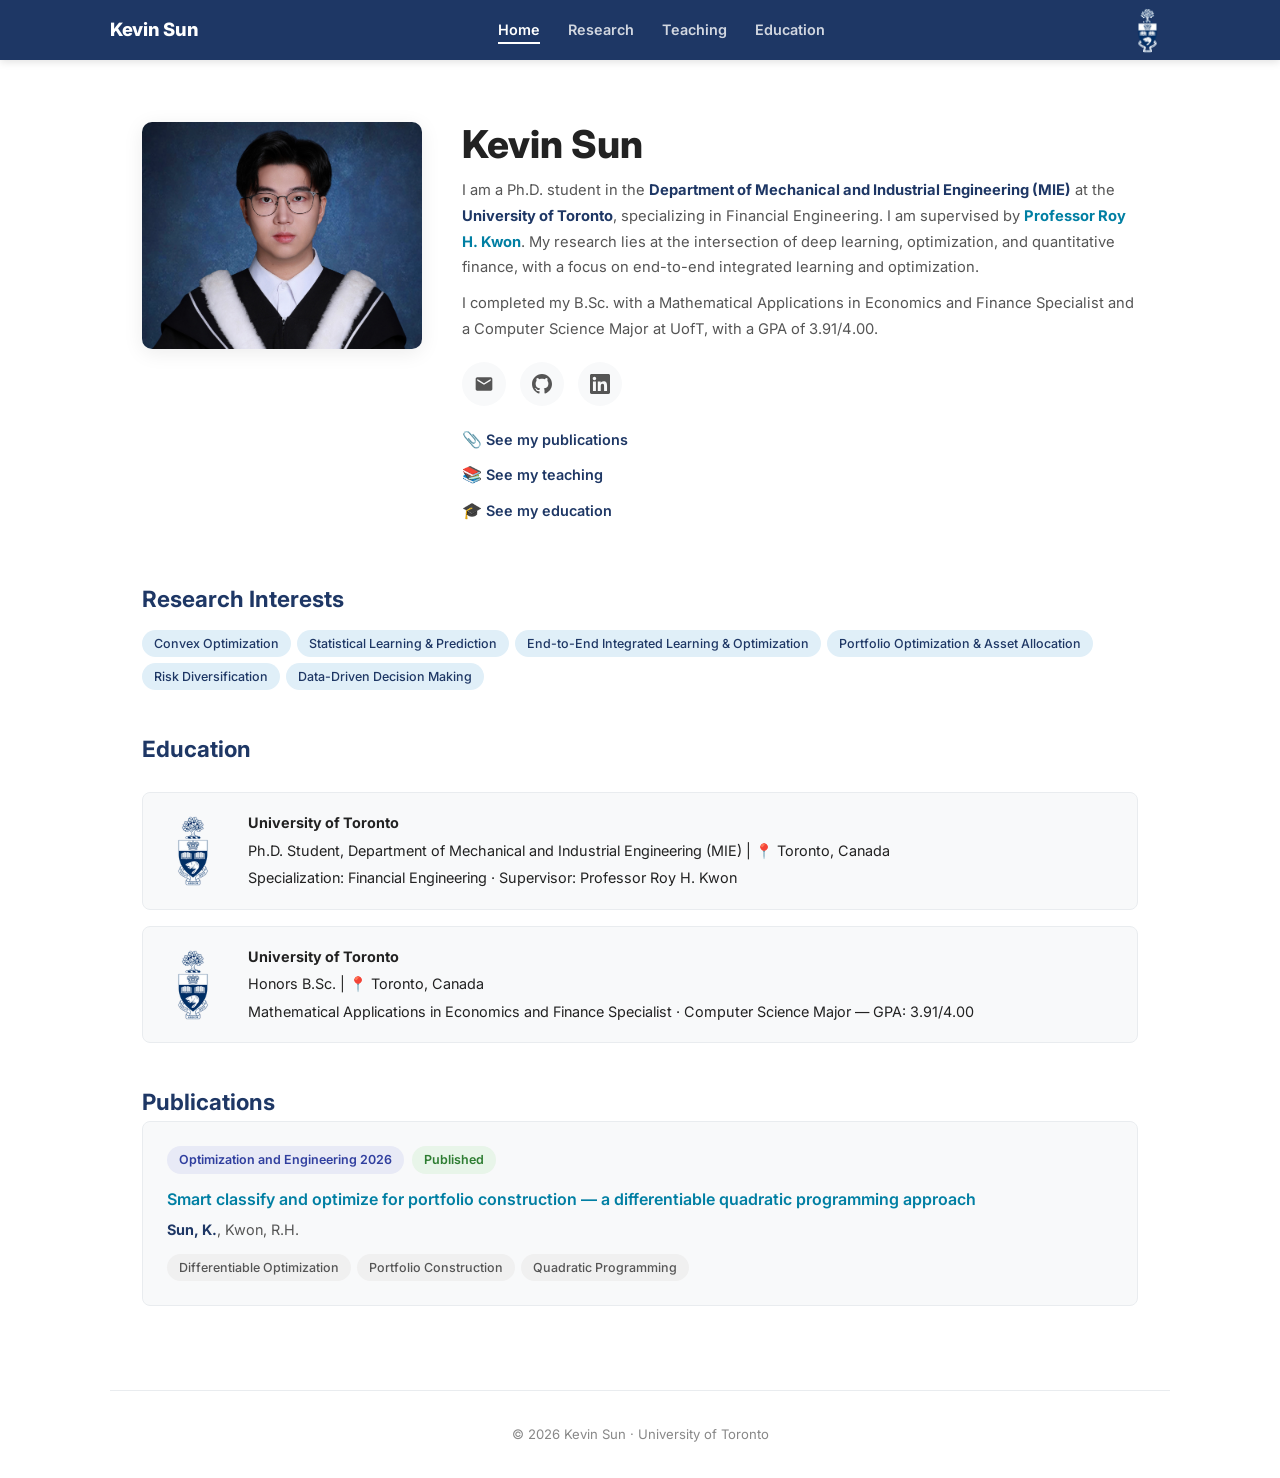
<file: index.html>
<!DOCTYPE html>
<html lang="en">
<head>
  <meta charset="UTF-8">
  <meta name="viewport" content="width=device-width, initial-scale=1.0">
  <title>Kevin Sun</title>
  <meta name="description" content="Kevin Sun - Ph.D. student in the Department of Mechanical and Industrial Engineering at the University of Toronto, specializing in deep learning, optimization, and quantitative finance.">
  <link rel="preconnect" href="https://fonts.googleapis.com">
  <link href="https://fonts.googleapis.com/css2?family=Inter:wght@400;500;600;700;800&display=swap" rel="stylesheet">
  <link rel="stylesheet" href="styles.css">
</head>
<body>

  <nav>
    <div class="nav-inner">
      <a href="index.html" class="logo">Kevin Sun</a>
      <button class="hamburger" onclick="document.querySelector('.nav-links').classList.toggle('open')" aria-label="Menu">
        <span></span><span></span><span></span>
      </button>
      <ul class="nav-links">
        <li><a href="index.html" class="active">Home</a></li>
        <li><a href="research.html">Research</a></li>
        <li><a href="teaching.html">Teaching</a></li>
        <li><a href="education.html">Education</a></li>
      </ul>
      <img src="uoft-logo.png" alt="University of Toronto" class="nav-logo-img" height="45" width="45">
    </div>
  </nav>

  <main>
    <!-- Hero: Two-column layout -->
    <section class="hero-section animate-in">
      <div class="hero-photo">
        <img src="photo.jpg" alt="Kevin Sun">
      </div>
      <div class="hero-info">
        <h1>Kevin Sun</h1>
        <div class="about-text">
          <p>I am a Ph.D. student in the <strong>Department of Mechanical and Industrial Engineering (MIE)</strong> at the <strong>University of Toronto</strong>, specializing in Financial Engineering. I am supervised by <strong><a href="https://www.mie.utoronto.ca/faculty_staff/rkwon/" target="_blank" rel="noopener">Professor Roy H. Kwon</a></strong>. My research lies at the intersection of deep learning, optimization, and quantitative finance, with a focus on end-to-end integrated learning and optimization.</p>
          <p style="margin-top: 0.6rem;">I completed my B.Sc. with a Mathematical Applications in Economics and Finance Specialist and a Computer Science Major at UofT, with a GPA of 3.91/4.00.</p>
        </div>

        <div class="social-links">
          <a href="mailto:kevinuoft.sun@mail.utoronto.ca" class="social-link" title="Email">
            <svg viewBox="0 0 24 24"><path d="M20 4H4c-1.1 0-2 .9-2 2v12c0 1.1.9 2 2 2h16c1.1 0 2-.9 2-2V6c0-1.1-.9-2-2-2zm0 4l-8 5-8-5V6l8 5 8-5v2z"/></svg>
          </a>
          <a href="https://github.com/ksg0617" target="_blank" rel="noopener" class="social-link" title="GitHub">
            <svg viewBox="0 0 24 24"><path d="M12 0c-6.626 0-12 5.373-12 12 0 5.302 3.438 9.8 8.207 11.387.599.111.793-.261.793-.577v-2.234c-3.338.726-4.033-1.416-4.033-1.416-.546-1.387-1.333-1.756-1.333-1.756-1.089-.745.083-.729.083-.729 1.205.084 1.839 1.237 1.839 1.237 1.07 1.834 2.807 1.304 3.492.997.107-.775.418-1.305.762-1.604-2.665-.305-5.467-1.334-5.467-5.931 0-1.311.469-2.381 1.236-3.221-.124-.303-.535-1.524.117-3.176 0 0 1.008-.322 3.301 1.23.957-.266 1.983-.399 3.003-.404 1.02.005 2.047.138 3.006.404 2.291-1.552 3.297-1.23 3.297-1.23.653 1.653.242 2.874.118 3.176.77.84 1.235 1.911 1.235 3.221 0 4.609-2.807 5.624-5.479 5.921.43.372.823 1.102.823 2.222v3.293c0 .319.192.694.801.576 4.765-1.589 8.199-6.086 8.199-11.386 0-6.627-5.373-12-12-12z"/></svg>
          </a>
          <a href="https://www.linkedin.com/in/kevin-sun-670aba198/" target="_blank" rel="noopener" class="social-link" title="LinkedIn">
            <svg viewBox="0 0 24 24"><path d="M20.447 20.452h-3.554v-5.569c0-1.328-.027-3.037-1.852-3.037-1.853 0-2.136 1.445-2.136 2.939v5.667H9.351V9h3.414v1.561h.046c.477-.9 1.637-1.85 3.37-1.85 3.601 0 4.267 2.37 4.267 5.455v6.286zM5.337 7.433c-1.144 0-2.063-.926-2.063-2.065 0-1.138.92-2.063 2.063-2.063 1.14 0 2.064.925 2.064 2.063 0 1.139-.925 2.065-2.064 2.065zm1.782 13.019H3.555V9h3.564v11.452zM22.225 0H1.771C.792 0 0 .774 0 1.729v20.542C0 23.227.792 24 1.771 24h20.451C23.2 24 24 23.227 24 22.271V1.729C24 .774 23.2 0 22.222 0h.003z"/></svg>
          </a>
        </div>

        <div class="quick-links">
          <p>&#128206; <a href="research.html">See my publications</a></p>
          <p>&#128218; <a href="teaching.html">See my teaching</a></p>
          <p>&#127891; <a href="education.html">See my education</a></p>
        </div>
      </div>
    </section>

    <!-- Research Interests -->
    <h2 class="animate-in delay-2" style="margin-top: 2.5rem; font-size: 1.4rem; color: var(--uoft-blue);">Research Interests</h2>
    <div class="tags animate-in delay-2" style="margin-top: 0.75rem;">
      <span class="tag blue">Convex Optimization</span>
      <span class="tag blue">Statistical Learning &amp; Prediction</span>
      <span class="tag blue">End-to-End Integrated Learning &amp; Optimization</span>
      <span class="tag blue">Portfolio Optimization &amp; Asset Allocation</span>
      <span class="tag blue">Risk Diversification</span>
      <span class="tag blue">Data-Driven Decision Making</span>
    </div>

    <!-- Education preview -->
    <h2 class="animate-in delay-3" style="margin-top: 2.5rem; font-size: 1.4rem; color: var(--uoft-blue);">Education</h2>
    <div class="education-container animate-in delay-3">
      <div class="education-item">
        <img src="uoft-logo.png" alt="University of Toronto" class="edu-logo">
        <div class="edu-info">
          <p><strong>University of Toronto</strong></p>
          <p>Ph.D. Student, Department of Mechanical and Industrial Engineering (MIE) | &#128205; Toronto, Canada</p>
          <p>Specialization: Financial Engineering &middot; Supervisor: Professor Roy H. Kwon</p>
        </div>
      </div>
      <div class="education-item">
        <img src="uoft-logo.png" alt="University of Toronto" class="edu-logo">
        <div class="edu-info">
          <p><strong>University of Toronto</strong></p>
          <p>Honors B.Sc. | &#128205; Toronto, Canada</p>
          <p>Mathematical Applications in Economics and Finance Specialist &middot; Computer Science Major &mdash; GPA: 3.91/4.00</p>
        </div>
      </div>
    </div>

    <!-- Publication preview -->
    <h2 class="animate-in delay-4" style="margin-top: 2.5rem; font-size: 1.4rem;"><a href="research.html" style="color: var(--uoft-blue);">Publications</a></h2>
    <div class="pub-card animate-in delay-5">
      <div class="pub-tags">
        <span class="venue">Optimization and Engineering 2026</span>
        <span class="status status-published">Published</span>
      </div>
      <p class="pub-title"><a href="https://doi.org/10.1007/s11081-025-10074-1" target="_blank" rel="noopener">Smart classify and optimize for portfolio construction &mdash; a differentiable quadratic programming approach</a></p>
      <p class="pub-authors"><strong>Sun, K.</strong>, Kwon, R.H.</p>
      <div class="tags">
        <span class="tag">Differentiable Optimization</span>
        <span class="tag">Portfolio Construction</span>
        <span class="tag">Quadratic Programming</span>
      </div>
    </div>

  </main>

  <footer>
    <p>&copy; 2026 Kevin Sun &middot; University of Toronto</p>
  </footer>

</body>
</html>
</file>
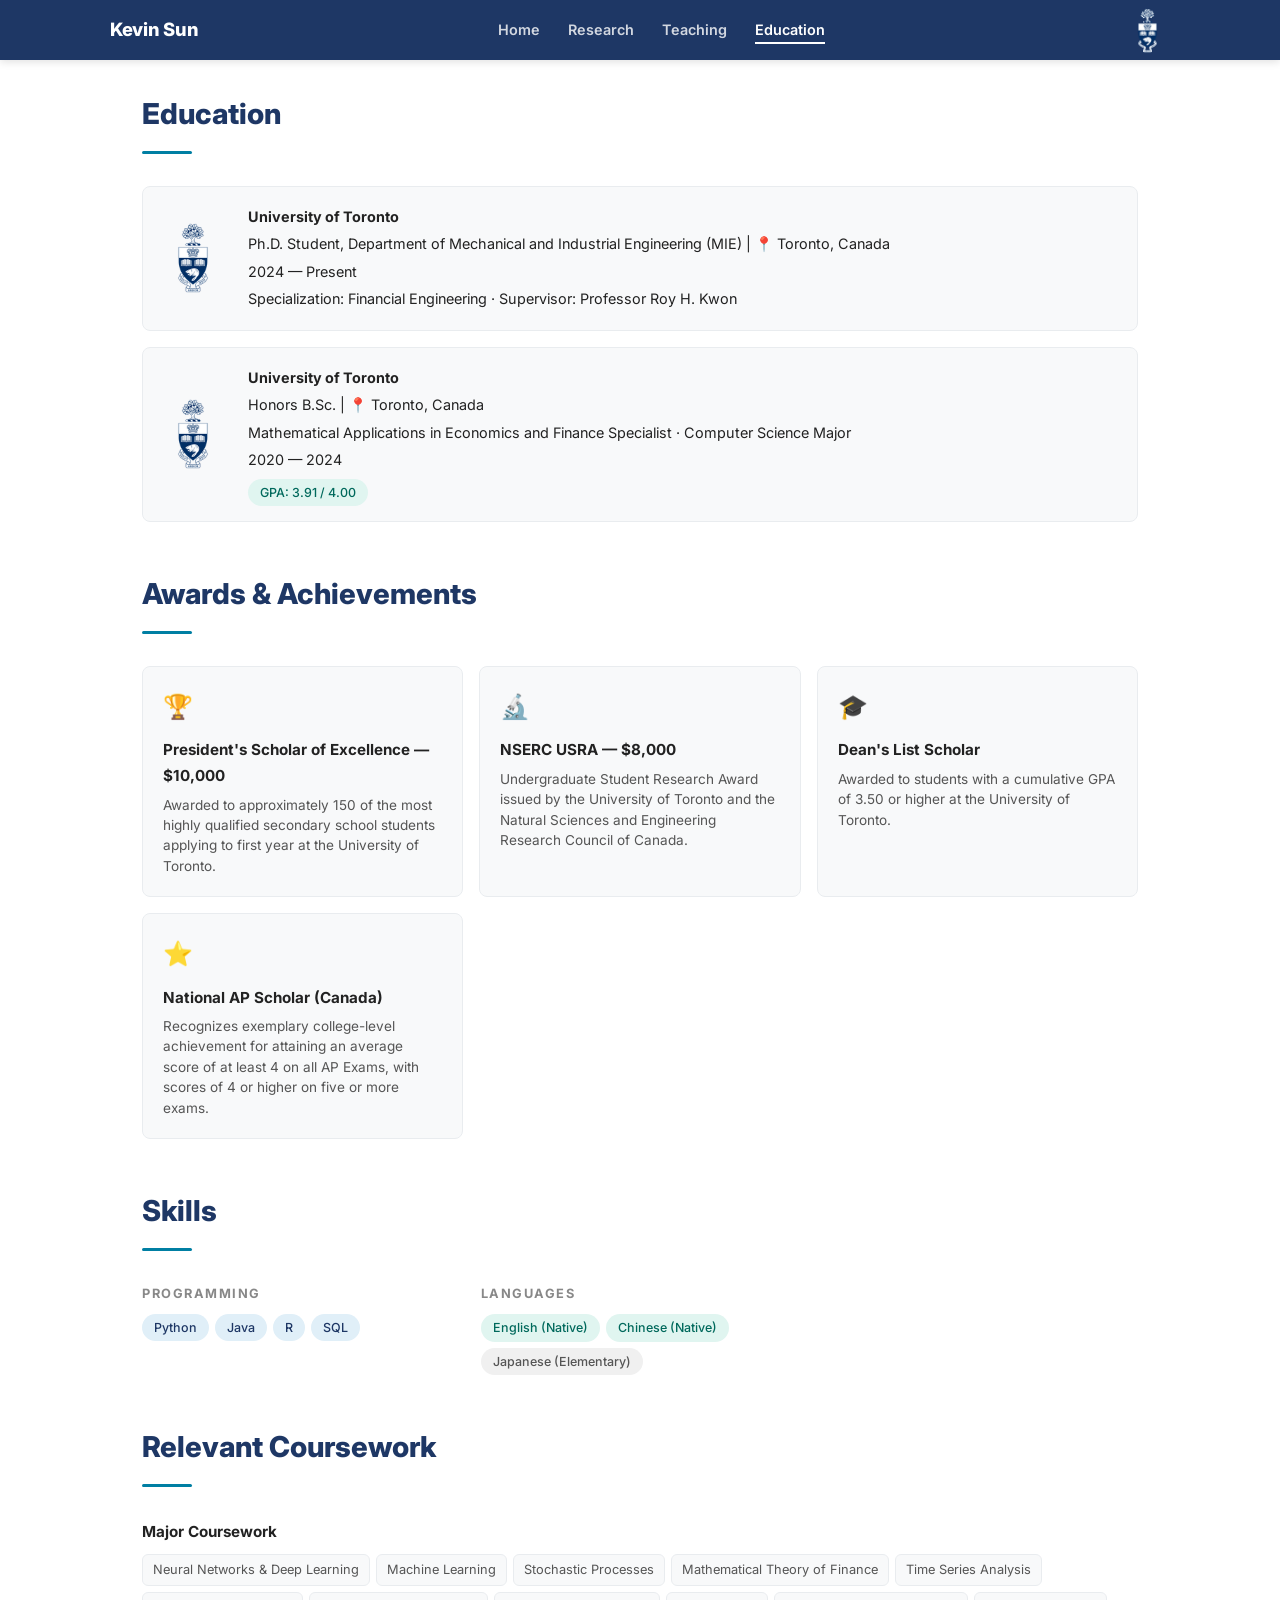
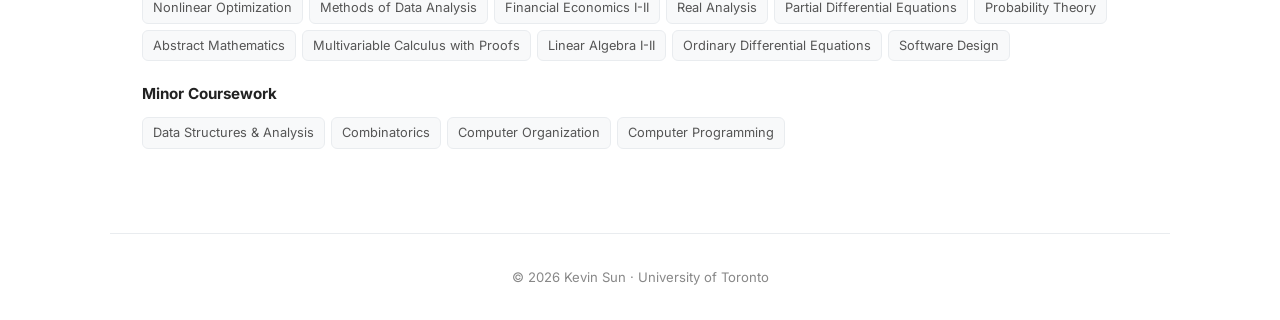
<file: education.html>
<!DOCTYPE html>
<html lang="en">
<head>
  <meta charset="UTF-8">
  <meta name="viewport" content="width=device-width, initial-scale=1.0">
  <title>Education - Kevin Sun</title>
  <link rel="preconnect" href="https://fonts.googleapis.com">
  <link href="https://fonts.googleapis.com/css2?family=Inter:wght@400;500;600;700;800&display=swap" rel="stylesheet">
  <link rel="stylesheet" href="styles.css">
</head>
<body>

  <nav>
    <div class="nav-inner">
      <a href="index.html" class="logo">Kevin Sun</a>
      <button class="hamburger" onclick="document.querySelector('.nav-links').classList.toggle('open')" aria-label="Menu">
        <span></span><span></span><span></span>
      </button>
      <ul class="nav-links">
        <li><a href="index.html">Home</a></li>
        <li><a href="research.html">Research</a></li>
        <li><a href="teaching.html">Teaching</a></li>
        <li><a href="education.html" class="active">Education</a></li>
      </ul>
      <img src="uoft-logo.png" alt="University of Toronto" class="nav-logo-img" height="45" width="45">
    </div>
  </nav>

  <main>
    <!-- Education -->
    <div class="section-header animate-in">
      <h1>Education</h1>
      <div class="section-divider"></div>
    </div>

    <div class="education-container">
      <div class="education-item animate-in delay-1">
        <img src="uoft-logo.png" alt="University of Toronto" class="edu-logo">
        <div class="edu-info">
          <p><strong>University of Toronto</strong></p>
          <p>Ph.D. Student, Department of Mechanical and Industrial Engineering (MIE) | &#128205; Toronto, Canada</p>
          <p>2024 &mdash; Present</p>
          <p>Specialization: Financial Engineering &middot; Supervisor: Professor Roy H. Kwon</p>
        </div>
      </div>
      <div class="education-item animate-in delay-2">
        <img src="uoft-logo.png" alt="University of Toronto" class="edu-logo">
        <div class="edu-info">
          <p><strong>University of Toronto</strong></p>
          <p>Honors B.Sc. | &#128205; Toronto, Canada</p>
          <p>Mathematical Applications in Economics and Finance Specialist &middot; Computer Science Major</p>
          <p>2020 &mdash; 2024</p>
          <div class="tags" style="margin-top: 6px;">
            <span class="tag teal">GPA: 3.91 / 4.00</span>
          </div>
        </div>
      </div>
    </div>

    <!-- Awards & Achievements -->
    <div class="section-header animate-in" style="margin-top: 3rem;">
      <h1>Awards &amp; Achievements</h1>
      <div class="section-divider"></div>
    </div>

    <div class="awards-grid">
      <div class="award-card animate-in delay-1">
        <div class="award-icon">&#127942;</div>
        <div class="award-title">President's Scholar of Excellence &mdash; $10,000</div>
        <div class="award-desc">Awarded to approximately 150 of the most highly qualified secondary school students applying to first year at the University of Toronto.</div>
      </div>

      <div class="award-card animate-in delay-2">
        <div class="award-icon">&#128300;</div>
        <div class="award-title">NSERC USRA &mdash; $8,000</div>
        <div class="award-desc">Undergraduate Student Research Award issued by the University of Toronto and the Natural Sciences and Engineering Research Council of Canada.</div>
      </div>

      <div class="award-card animate-in delay-3">
        <div class="award-icon">&#127891;</div>
        <div class="award-title">Dean's List Scholar</div>
        <div class="award-desc">Awarded to students with a cumulative GPA of 3.50 or higher at the University of Toronto.</div>
      </div>

      <div class="award-card animate-in delay-4">
        <div class="award-icon">&#11088;</div>
        <div class="award-title">National AP Scholar (Canada)</div>
        <div class="award-desc">Recognizes exemplary college-level achievement for attaining an average score of at least 4 on all AP Exams, with scores of 4 or higher on five or more exams.</div>
      </div>
    </div>

    <!-- Skills -->
    <div class="section-header animate-in" style="margin-top: 3rem;">
      <h1>Skills</h1>
      <div class="section-divider"></div>
    </div>

    <div class="skills-section animate-in delay-1">
      <div class="skill-group">
        <h3>Programming</h3>
        <div class="skill-tags">
          <span class="tag blue">Python</span>
          <span class="tag blue">Java</span>
          <span class="tag blue">R</span>
          <span class="tag blue">SQL</span>
        </div>
      </div>
      <div class="skill-group">
        <h3>Languages</h3>
        <div class="skill-tags">
          <span class="tag teal">English (Native)</span>
          <span class="tag teal">Chinese (Native)</span>
          <span class="tag">Japanese (Elementary)</span>
        </div>
      </div>
    </div>

    <!-- Coursework -->
    <div class="section-header animate-in" style="margin-top: 3rem;">
      <h1>Relevant Coursework</h1>
      <div class="section-divider"></div>
    </div>

    <div class="coursework-block animate-in delay-1">
      <h3>Major Coursework</h3>
      <div class="coursework-list">
        <span class="course-chip">Neural Networks &amp; Deep Learning</span>
        <span class="course-chip">Machine Learning</span>
        <span class="course-chip">Stochastic Processes</span>
        <span class="course-chip">Mathematical Theory of Finance</span>
        <span class="course-chip">Time Series Analysis</span>
        <span class="course-chip">Nonlinear Optimization</span>
        <span class="course-chip">Methods of Data Analysis</span>
        <span class="course-chip">Financial Economics I-II</span>
        <span class="course-chip">Real Analysis</span>
        <span class="course-chip">Partial Differential Equations</span>
        <span class="course-chip">Probability Theory</span>
        <span class="course-chip">Abstract Mathematics</span>
        <span class="course-chip">Multivariable Calculus with Proofs</span>
        <span class="course-chip">Linear Algebra I-II</span>
        <span class="course-chip">Ordinary Differential Equations</span>
        <span class="course-chip">Software Design</span>
      </div>
    </div>

    <div class="coursework-block animate-in delay-2">
      <h3>Minor Coursework</h3>
      <div class="coursework-list">
        <span class="course-chip">Data Structures &amp; Analysis</span>
        <span class="course-chip">Combinatorics</span>
        <span class="course-chip">Computer Organization</span>
        <span class="course-chip">Computer Programming</span>
      </div>
    </div>

  </main>

  <footer>
    <p>&copy; 2026 Kevin Sun &middot; University of Toronto</p>
  </footer>

</body>
</html>
</file>
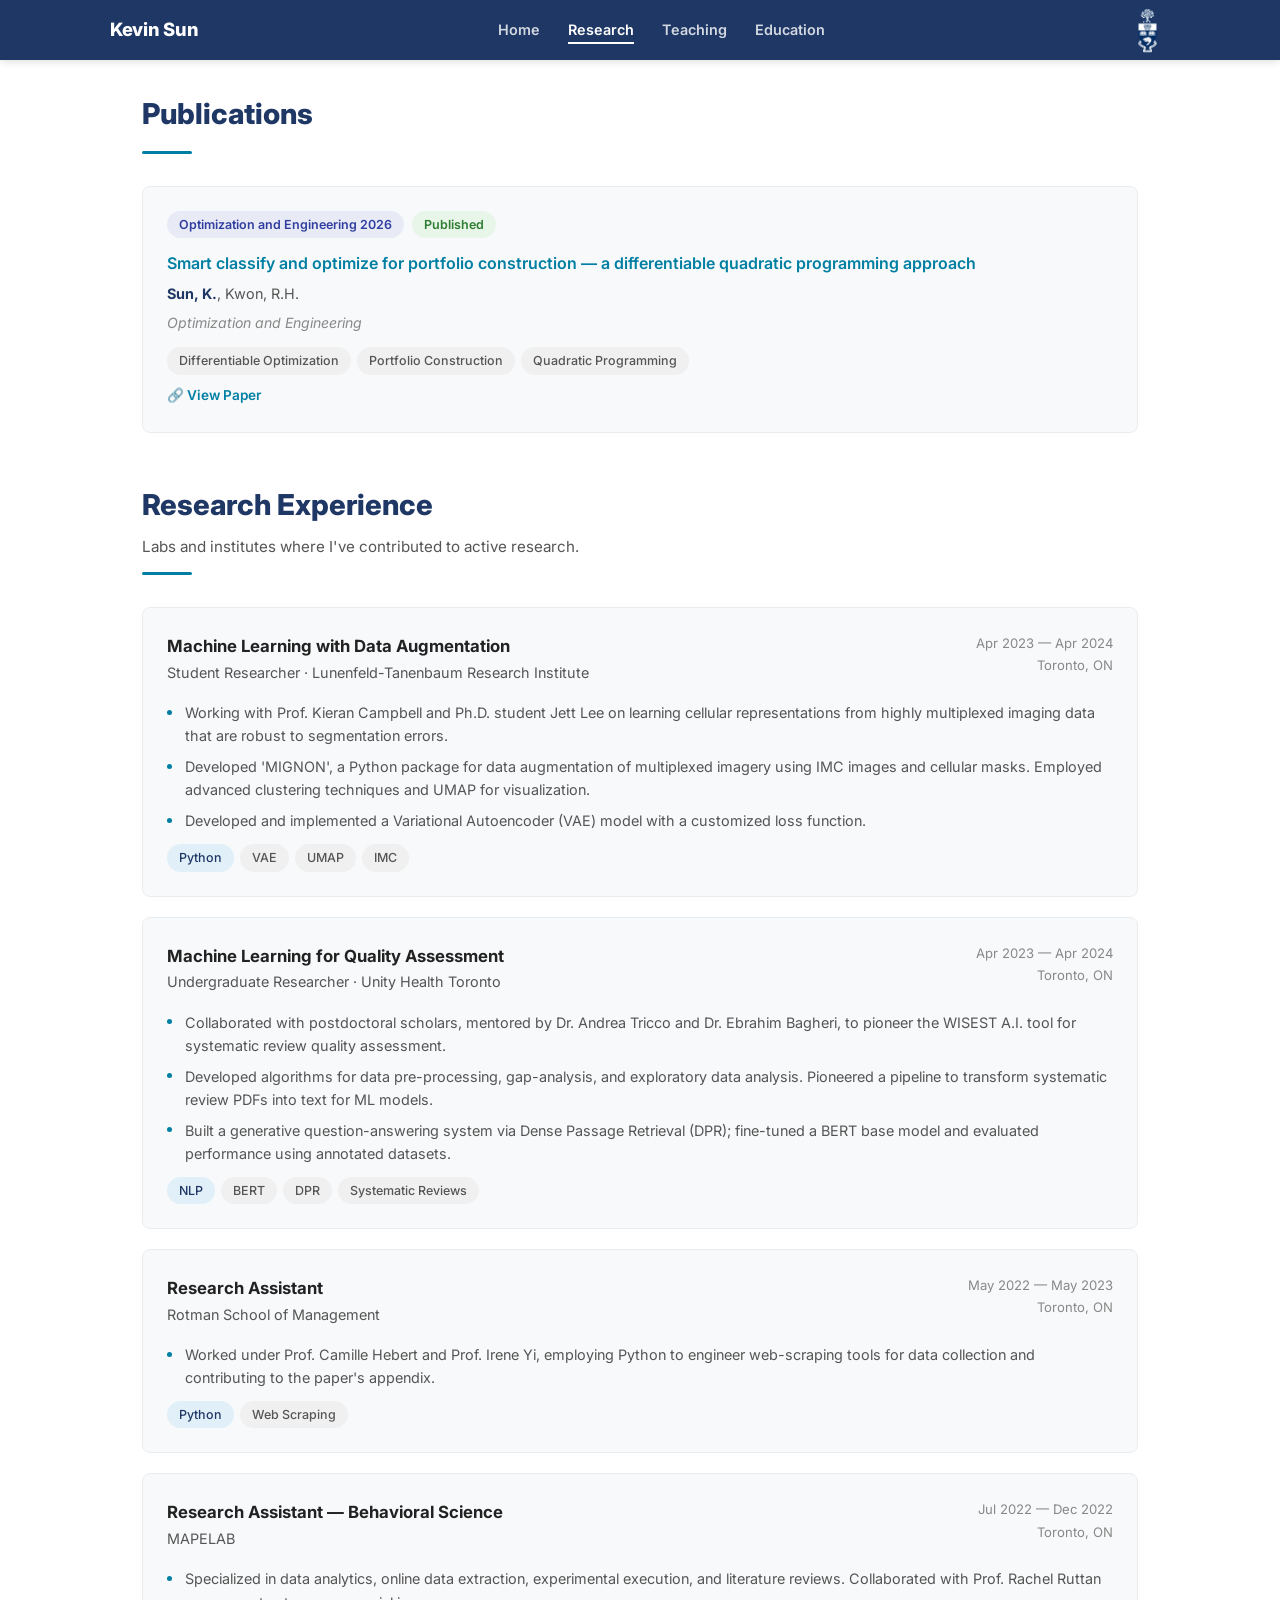
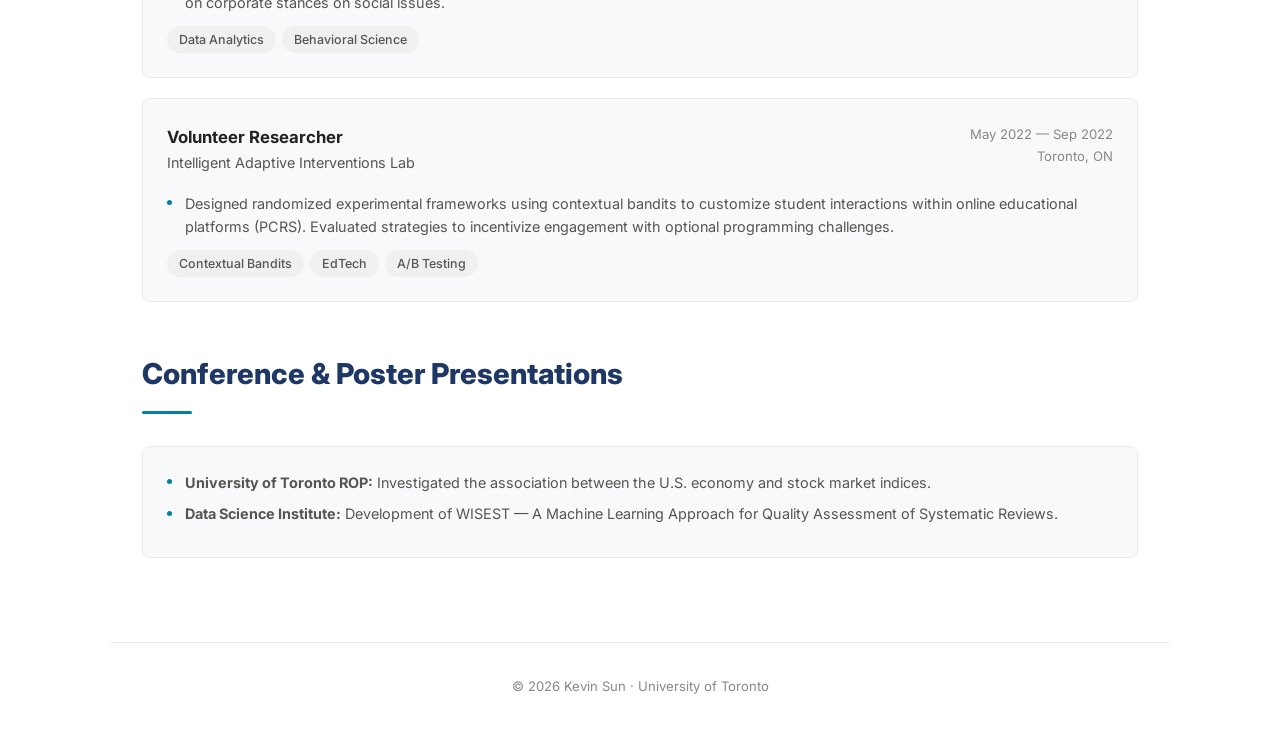
<file: research.html>
<!DOCTYPE html>
<html lang="en">
<head>
  <meta charset="UTF-8">
  <meta name="viewport" content="width=device-width, initial-scale=1.0">
  <title>Research - Kevin Sun</title>
  <link rel="preconnect" href="https://fonts.googleapis.com">
  <link href="https://fonts.googleapis.com/css2?family=Inter:wght@400;500;600;700;800&display=swap" rel="stylesheet">
  <link rel="stylesheet" href="styles.css">
</head>
<body>

  <nav>
    <div class="nav-inner">
      <a href="index.html" class="logo">Kevin Sun</a>
      <button class="hamburger" onclick="document.querySelector('.nav-links').classList.toggle('open')" aria-label="Menu">
        <span></span><span></span><span></span>
      </button>
      <ul class="nav-links">
        <li><a href="index.html">Home</a></li>
        <li><a href="research.html" class="active">Research</a></li>
        <li><a href="teaching.html">Teaching</a></li>
        <li><a href="education.html">Education</a></li>
      </ul>
      <img src="uoft-logo.png" alt="University of Toronto" class="nav-logo-img" height="45" width="45">
    </div>
  </nav>

  <main>
    <!-- Publications -->
    <div class="section-header animate-in">
      <h1>Publications</h1>
      <div class="section-divider"></div>
    </div>

    <div class="pub-card animate-in delay-1">
      <div class="pub-tags">
        <span class="venue">Optimization and Engineering 2026</span>
        <span class="status status-published">Published</span>
      </div>
      <p class="pub-title"><a href="https://doi.org/10.1007/s11081-025-10074-1" target="_blank" rel="noopener">Smart classify and optimize for portfolio construction &mdash; a differentiable quadratic programming approach</a></p>
      <p class="pub-authors"><strong>Sun, K.</strong>, Kwon, R.H.</p>
      <p class="pub-journal">Optimization and Engineering</p>
      <div class="tags">
        <span class="tag">Differentiable Optimization</span>
        <span class="tag">Portfolio Construction</span>
        <span class="tag">Quadratic Programming</span>
      </div>
      <a href="https://doi.org/10.1007/s11081-025-10074-1" target="_blank" rel="noopener" class="pub-link">
        &#128279; View Paper
      </a>
    </div>

    <!-- Research Experience -->
    <div class="section-header animate-in" style="margin-top: 3rem;">
      <h1>Research Experience</h1>
      <p class="subtitle">Labs and institutes where I've contributed to active research.</p>
      <div class="section-divider"></div>
    </div>

    <div class="card animate-in delay-1">
      <div class="card-header">
        <div>
          <div class="card-title">Machine Learning with Data Augmentation</div>
          <div class="card-subtitle">Student Researcher &middot; Lunenfeld-Tanenbaum Research Institute</div>
        </div>
        <div style="text-align: right;">
          <div class="card-date">Apr 2023 &mdash; Apr 2024</div>
          <div class="card-location">Toronto, ON</div>
        </div>
      </div>
      <div class="card-body">
        <ul>
          <li>Working with Prof. Kieran Campbell and Ph.D. student Jett Lee on learning cellular representations from highly multiplexed imaging data that are robust to segmentation errors.</li>
          <li>Developed 'MIGNON', a Python package for data augmentation of multiplexed imagery using IMC images and cellular masks. Employed advanced clustering techniques and UMAP for visualization.</li>
          <li>Developed and implemented a Variational Autoencoder (VAE) model with a customized loss function.</li>
        </ul>
        <div class="tags">
          <span class="tag blue">Python</span>
          <span class="tag">VAE</span>
          <span class="tag">UMAP</span>
          <span class="tag">IMC</span>
        </div>
      </div>
    </div>

    <div class="card animate-in delay-2">
      <div class="card-header">
        <div>
          <div class="card-title">Machine Learning for Quality Assessment</div>
          <div class="card-subtitle">Undergraduate Researcher &middot; Unity Health Toronto</div>
        </div>
        <div style="text-align: right;">
          <div class="card-date">Apr 2023 &mdash; Apr 2024</div>
          <div class="card-location">Toronto, ON</div>
        </div>
      </div>
      <div class="card-body">
        <ul>
          <li>Collaborated with postdoctoral scholars, mentored by Dr. Andrea Tricco and Dr. Ebrahim Bagheri, to pioneer the WISEST A.I. tool for systematic review quality assessment.</li>
          <li>Developed algorithms for data pre-processing, gap-analysis, and exploratory data analysis. Pioneered a pipeline to transform systematic review PDFs into text for ML models.</li>
          <li>Built a generative question-answering system via Dense Passage Retrieval (DPR); fine-tuned a BERT base model and evaluated performance using annotated datasets.</li>
        </ul>
        <div class="tags">
          <span class="tag blue">NLP</span>
          <span class="tag">BERT</span>
          <span class="tag">DPR</span>
          <span class="tag">Systematic Reviews</span>
        </div>
      </div>
    </div>

    <div class="card animate-in delay-3">
      <div class="card-header">
        <div>
          <div class="card-title">Research Assistant</div>
          <div class="card-subtitle">Rotman School of Management</div>
        </div>
        <div style="text-align: right;">
          <div class="card-date">May 2022 &mdash; May 2023</div>
          <div class="card-location">Toronto, ON</div>
        </div>
      </div>
      <div class="card-body">
        <ul>
          <li>Worked under Prof. Camille Hebert and Prof. Irene Yi, employing Python to engineer web-scraping tools for data collection and contributing to the paper's appendix.</li>
        </ul>
        <div class="tags">
          <span class="tag blue">Python</span>
          <span class="tag">Web Scraping</span>
        </div>
      </div>
    </div>

    <div class="card animate-in delay-4">
      <div class="card-header">
        <div>
          <div class="card-title">Research Assistant &mdash; Behavioral Science</div>
          <div class="card-subtitle">MAPELAB</div>
        </div>
        <div style="text-align: right;">
          <div class="card-date">Jul 2022 &mdash; Dec 2022</div>
          <div class="card-location">Toronto, ON</div>
        </div>
      </div>
      <div class="card-body">
        <ul>
          <li>Specialized in data analytics, online data extraction, experimental execution, and literature reviews. Collaborated with Prof. Rachel Ruttan on corporate stances on social issues.</li>
        </ul>
        <div class="tags">
          <span class="tag">Data Analytics</span>
          <span class="tag">Behavioral Science</span>
        </div>
      </div>
    </div>

    <div class="card animate-in delay-5">
      <div class="card-header">
        <div>
          <div class="card-title">Volunteer Researcher</div>
          <div class="card-subtitle">Intelligent Adaptive Interventions Lab</div>
        </div>
        <div style="text-align: right;">
          <div class="card-date">May 2022 &mdash; Sep 2022</div>
          <div class="card-location">Toronto, ON</div>
        </div>
      </div>
      <div class="card-body">
        <ul>
          <li>Designed randomized experimental frameworks using contextual bandits to customize student interactions within online educational platforms (PCRS). Evaluated strategies to incentivize engagement with optional programming challenges.</li>
        </ul>
        <div class="tags">
          <span class="tag">Contextual Bandits</span>
          <span class="tag">EdTech</span>
          <span class="tag">A/B Testing</span>
        </div>
      </div>
    </div>

    <!-- Conference Presentations -->
    <div class="section-header animate-in" style="margin-top: 3rem;">
      <h1>Conference &amp; Poster Presentations</h1>
      <div class="section-divider"></div>
    </div>

    <div class="card animate-in delay-1">
      <div class="card-body">
        <ul>
          <li><strong>University of Toronto ROP:</strong> Investigated the association between the U.S. economy and stock market indices.</li>
          <li><strong>Data Science Institute:</strong> Development of WISEST &mdash; A Machine Learning Approach for Quality Assessment of Systematic Reviews.</li>
        </ul>
      </div>
    </div>

  </main>

  <footer>
    <p>&copy; 2026 Kevin Sun &middot; University of Toronto</p>
  </footer>

</body>
</html>
</file>
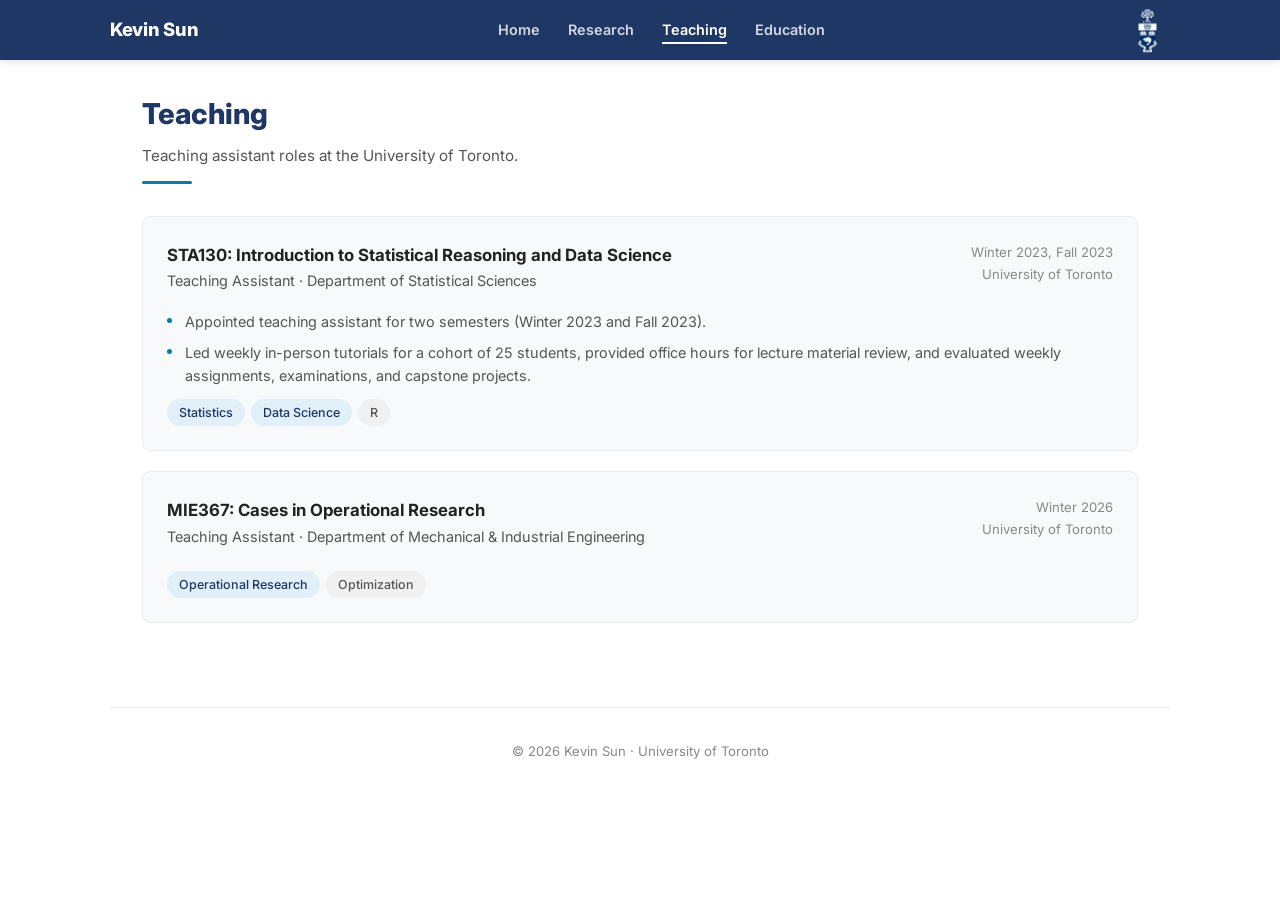
<file: teaching.html>
<!DOCTYPE html>
<html lang="en">
<head>
  <meta charset="UTF-8">
  <meta name="viewport" content="width=device-width, initial-scale=1.0">
  <title>Teaching - Kevin Sun</title>
  <link rel="preconnect" href="https://fonts.googleapis.com">
  <link href="https://fonts.googleapis.com/css2?family=Inter:wght@400;500;600;700;800&display=swap" rel="stylesheet">
  <link rel="stylesheet" href="styles.css">
</head>
<body>

  <nav>
    <div class="nav-inner">
      <a href="index.html" class="logo">Kevin Sun</a>
      <button class="hamburger" onclick="document.querySelector('.nav-links').classList.toggle('open')" aria-label="Menu">
        <span></span><span></span><span></span>
      </button>
      <ul class="nav-links">
        <li><a href="index.html">Home</a></li>
        <li><a href="research.html">Research</a></li>
        <li><a href="teaching.html" class="active">Teaching</a></li>
        <li><a href="education.html">Education</a></li>
      </ul>
      <img src="uoft-logo.png" alt="University of Toronto" class="nav-logo-img" height="45" width="45">
    </div>
  </nav>

  <main>
    <div class="section-header animate-in">
      <h1>Teaching</h1>
      <p class="subtitle">Teaching assistant roles at the University of Toronto.</p>
      <div class="section-divider"></div>
    </div>

    <div class="card animate-in delay-1">
      <div class="card-header">
        <div>
          <div class="card-title">STA130: Introduction to Statistical Reasoning and Data Science</div>
          <div class="card-subtitle">Teaching Assistant &middot; Department of Statistical Sciences</div>
        </div>
        <div style="text-align: right;">
          <div class="card-date">Winter 2023, Fall 2023</div>
          <div class="card-location">University of Toronto</div>
        </div>
      </div>
      <div class="card-body">
        <ul>
          <li>Appointed teaching assistant for two semesters (Winter 2023 and Fall 2023).</li>
          <li>Led weekly in-person tutorials for a cohort of 25 students, provided office hours for lecture material review, and evaluated weekly assignments, examinations, and capstone projects.</li>
        </ul>
        <div class="tags">
          <span class="tag blue">Statistics</span>
          <span class="tag blue">Data Science</span>
          <span class="tag">R</span>
        </div>
      </div>
    </div>

    <div class="card animate-in delay-2">
      <div class="card-header">
        <div>
          <div class="card-title">MIE367: Cases in Operational Research</div>
          <div class="card-subtitle">Teaching Assistant &middot; Department of Mechanical &amp; Industrial Engineering</div>
        </div>
        <div style="text-align: right;">
          <div class="card-date">Winter 2026</div>
          <div class="card-location">University of Toronto</div>
        </div>
      </div>
      <div class="card-body">
        <div class="tags">
          <span class="tag blue">Operational Research</span>
          <span class="tag">Optimization</span>
        </div>
      </div>
    </div>

  </main>

  <footer>
    <p>&copy; 2026 Kevin Sun &middot; University of Toronto</p>
  </footer>

</body>
</html>
</file>
<file: styles.css>
/* ============================================
   Kevin Sun - Personal Website
   UofT Theme — Light, Clean, Academic
   ============================================ */

*, *::before, *::after {
  margin: 0;
  padding: 0;
  box-sizing: border-box;
}

:root {
  --uoft-blue: #1E3765;
  --uoft-blue-light: #2a4a82;
  --boundless-blue: #007FA3;
  --boundless-blue-light: #009ec5;
  --bg-primary: #ffffff;
  --bg-secondary: #f8f9fa;
  --bg-card: #f8f9fa;
  --bg-card-hover: #f0f2f5;
  --text-primary: #222222;
  --text-secondary: #555555;
  --text-muted: #888888;
  --border: #e9ecef;
  --font-main: 'Inter', -apple-system, BlinkMacSystemFont, 'Segoe UI', sans-serif;
  --font-heading: 'Inter', -apple-system, BlinkMacSystemFont, sans-serif;
  --max-width: 1060px;
  --transition: 0.25s ease;
}

html { scroll-behavior: smooth; }

body {
  font-family: var(--font-main);
  background: var(--bg-primary);
  color: var(--text-primary);
  line-height: 1.7;
  font-size: 16px;
  min-height: 100vh;
}

a {
  color: var(--boundless-blue);
  text-decoration: none;
  transition: color var(--transition);
}

a:hover {
  color: var(--uoft-blue);
  text-decoration: underline;
}

h1, h2, h3 {
  font-family: var(--font-heading);
  color: var(--text-primary);
}

/* ========== Navbar ========== */
nav {
  position: fixed;
  top: 0; left: 0; right: 0;
  z-index: 1000;
  background: var(--uoft-blue);
  padding: 0 2rem;
  box-shadow: 0 2px 8px rgba(0,0,0,0.12);
}

nav .nav-inner {
  max-width: var(--max-width);
  margin: 0 auto;
  display: flex;
  align-items: center;
  justify-content: space-between;
  height: 60px;
}

nav .logo {
  font-size: 1.15rem;
  font-weight: 800;
  color: #ffffff;
  letter-spacing: -0.3px;
}

nav .logo:hover { text-decoration: none; }

nav .nav-logo-img {
  height: 45px;
  width: 45px;
  object-fit: contain;
  flex-shrink: 0;
}

nav .logo span { color: var(--boundless-blue-light); }

nav .nav-links {
  display: flex;
  gap: 1.75rem;
  list-style: none;
}

nav .nav-links a {
  color: rgba(255,255,255,0.8);
  font-size: 0.9rem;
  font-weight: 600;
  padding: 0.25rem 0;
  text-decoration: none;
  position: relative;
  transition: color var(--transition);
}

nav .nav-links a::after {
  content: '';
  position: absolute;
  bottom: -2px; left: 0;
  width: 0; height: 2px;
  background: #fff;
  transition: width var(--transition);
}

nav .nav-links a:hover,
nav .nav-links a.active {
  color: #ffffff;
}

nav .nav-links a:hover::after,
nav .nav-links a.active::after {
  width: 100%;
}

.hamburger {
  display: none;
  flex-direction: column;
  gap: 5px;
  cursor: pointer;
  background: none;
  border: none;
  padding: 4px;
}

.hamburger span {
  width: 24px; height: 2px;
  background: #fff;
  transition: var(--transition);
}

/* ========== Main ========== */
main {
  max-width: var(--max-width);
  margin: 0 auto;
  padding: 90px 2rem 4rem;
}

/* ========== Section Headers ========== */
.section-header { margin-bottom: 2rem; }

.section-header h1 {
  font-size: 1.8rem;
  font-weight: 800;
  color: var(--uoft-blue);
  margin-bottom: 0.25rem;
}

.section-header .subtitle {
  color: var(--text-secondary);
  font-size: 0.95rem;
}

.section-divider {
  width: 50px; height: 3px;
  background: var(--boundless-blue);
  border-radius: 2px;
  margin-top: 0.75rem;
}

/* ========== Hero / Home ========== */
.hero-section {
  display: flex;
  align-items: flex-start;
  gap: 40px;
  padding: 2rem 0 1rem;
}

.hero-photo {
  flex: 0 0 280px;
}

.hero-photo img {
  width: 100%;
  border-radius: 10px;
  box-shadow: 0 4px 20px rgba(0,0,0,0.08);
}

.photo-placeholder {
  width: 100%;
  aspect-ratio: 1;
  background: linear-gradient(135deg, var(--uoft-blue), var(--boundless-blue));
  border-radius: 10px;
  display: flex;
  align-items: center;
  justify-content: center;
  color: #fff;
  font-size: 4rem;
  font-weight: 800;
  letter-spacing: 2px;
}

.hero-info { flex: 1; }

.hero-info h1 {
  font-size: 2.4rem;
  font-weight: 800;
  color: var(--text-primary);
  margin-bottom: 0.75rem;
  line-height: 1.15;
}

.hero-info .about-text {
  font-size: 0.92rem;
  color: var(--text-secondary);
  line-height: 1.75;
  margin-bottom: 1.25rem;
}

.hero-info .about-text strong {
  color: var(--uoft-blue);
}

/* Quick Links */
.quick-links {
  display: flex;
  flex-direction: column;
  gap: 8px;
  margin-top: 1.25rem;
}

.quick-links a {
  color: var(--uoft-blue);
  font-weight: 600;
  font-size: 0.9rem;
}

.quick-links a:hover { color: var(--boundless-blue); }

/* Social Links */
.social-links {
  display: flex;
  gap: 14px;
  margin: 1.25rem 0;
}

.social-link {
  display: inline-flex;
  align-items: center;
  justify-content: center;
  width: 44px; height: 44px;
  background: var(--bg-secondary);
  border-radius: 50%;
  transition: all var(--transition);
  color: var(--text-secondary);
}

.social-link:hover {
  background: var(--uoft-blue);
  color: #fff;
  transform: scale(1.1);
  text-decoration: none;
}

.social-link svg {
  width: 20px; height: 20px;
  fill: currentColor;
}

/* ========== Cards ========== */
.card {
  background: var(--bg-card);
  border: 1px solid var(--border);
  border-radius: 8px;
  padding: 1.5rem;
  margin-bottom: 1.25rem;
  transition: all var(--transition);
}

.card:hover {
  background: var(--bg-card-hover);
  transform: translateY(-1px);
  box-shadow: 0 4px 12px rgba(0,0,0,0.05);
}

.card-header {
  display: flex;
  justify-content: space-between;
  align-items: flex-start;
  margin-bottom: 0.4rem;
  flex-wrap: wrap;
  gap: 0.5rem;
}

.card-title {
  font-size: 1.05rem;
  font-weight: 700;
  color: var(--text-primary);
}

.card-subtitle {
  font-size: 0.9rem;
  color: var(--text-secondary);
  margin-bottom: 0.6rem;
}

.card-date {
  font-size: 0.82rem;
  color: var(--text-muted);
  white-space: nowrap;
}

.card-location {
  font-size: 0.82rem;
  color: var(--text-muted);
}

.card-body ul {
  list-style: none;
  padding: 0;
}

.card-body li {
  position: relative;
  padding-left: 1.15rem;
  margin-bottom: 0.5rem;
  color: var(--text-secondary);
  font-size: 0.9rem;
  line-height: 1.6;
}

.card-body li::before {
  content: '';
  position: absolute;
  left: 0; top: 0.6em;
  width: 5px; height: 5px;
  border-radius: 50%;
  background: var(--boundless-blue);
}

/* ========== Tags / Keywords ========== */
.tags {
  display: flex;
  flex-wrap: wrap;
  gap: 6px;
  margin-top: 0.75rem;
}

.tag {
  display: inline-block;
  padding: 3px 12px;
  background: #f0f0f0;
  color: #555;
  border-radius: 15px;
  font-size: 0.78rem;
  font-weight: 500;
}

.tag.blue {
  background: #e0eff8;
  color: var(--uoft-blue);
}

.tag.teal {
  background: #e0f5f0;
  color: #00695c;
}

/* ========== Education Section (Home) ========== */
.education-container {
  display: flex;
  flex-direction: column;
  gap: 16px;
  margin-top: 1.5rem;
}

.education-item {
  display: flex;
  align-items: center;
  gap: 20px;
  padding: 15px;
  background: var(--bg-card);
  border: 1px solid var(--border);
  border-radius: 8px;
  transition: all var(--transition);
}

.education-item:hover {
  background: var(--bg-card-hover);
}

.edu-logo {
  width: 70px; height: 70px;
  object-fit: contain;
  flex-shrink: 0;
  border-radius: 6px;
}

.edu-logo-placeholder {
  width: 70px; height: 70px;
  flex-shrink: 0;
  border-radius: 6px;
  background: var(--uoft-blue);
  display: flex;
  align-items: center;
  justify-content: center;
  color: #fff;
  font-weight: 800;
  font-size: 1.1rem;
}

.edu-info { font-size: 0.9rem; }
.edu-info p { margin: 3px 0; }
.edu-info strong { color: var(--text-primary); }

/* ========== Publication Card ========== */
.pub-card {
  background: var(--bg-card);
  border: 1px solid var(--border);
  border-radius: 8px;
  padding: 1.5rem;
  margin-bottom: 1.25rem;
  transition: all var(--transition);
}

.pub-card:hover {
  background: var(--bg-card-hover);
  box-shadow: 0 4px 12px rgba(0,0,0,0.05);
}

.pub-tags {
  display: flex;
  gap: 8px;
  margin-bottom: 0.75rem;
  flex-wrap: wrap;
}

.venue {
  display: inline-block;
  padding: 3px 12px;
  border-radius: 20px;
  font-size: 0.78rem;
  font-weight: 600;
  background: #e8eaf6;
  color: #303f9f;
}

.status {
  display: inline-block;
  padding: 3px 12px;
  border-radius: 20px;
  font-size: 0.78rem;
  font-weight: 600;
}

.status-published {
  background: #e8f5e9;
  color: #2e7d32;
}

.pub-authors {
  font-size: 0.9rem;
  color: var(--text-secondary);
  margin-bottom: 0.3rem;
}

.pub-authors strong {
  color: var(--uoft-blue);
}

.pub-title {
  font-size: 1rem;
  font-weight: 600;
  color: var(--text-primary);
  margin-bottom: 0.3rem;
}

.pub-journal {
  font-style: italic;
  color: var(--text-muted);
  font-size: 0.88rem;
}

.pub-link {
  display: inline-flex;
  align-items: center;
  gap: 4px;
  margin-top: 0.6rem;
  font-size: 0.85rem;
  font-weight: 600;
  color: var(--boundless-blue);
}

.pub-link:hover { color: var(--uoft-blue); }

/* ========== Awards Grid ========== */
.awards-grid {
  display: grid;
  grid-template-columns: repeat(auto-fill, minmax(280px, 1fr));
  gap: 1rem;
}

.award-card {
  background: var(--bg-card);
  border: 1px solid var(--border);
  border-radius: 8px;
  padding: 1.25rem;
  transition: all var(--transition);
}

.award-card:hover {
  background: var(--bg-card-hover);
  transform: translateY(-2px);
  box-shadow: 0 4px 12px rgba(0,0,0,0.05);
}

.award-icon { font-size: 1.5rem; margin-bottom: 0.6rem; }

.award-title {
  font-weight: 700;
  font-size: 0.95rem;
  color: var(--text-primary);
  margin-bottom: 0.35rem;
}

.award-desc {
  font-size: 0.85rem;
  color: var(--text-secondary);
  line-height: 1.5;
}

/* ========== Skills ========== */
.skills-section {
  display: grid;
  grid-template-columns: repeat(auto-fill, minmax(250px, 1fr));
  gap: 1.25rem;
  margin-top: 1.25rem;
}

.skill-group h3 {
  font-size: 0.8rem;
  text-transform: uppercase;
  letter-spacing: 1.5px;
  color: var(--text-muted);
  margin-bottom: 0.6rem;
}

.skill-tags {
  display: flex;
  flex-wrap: wrap;
  gap: 6px;
}

/* ========== Coursework ========== */
.coursework-block { margin-bottom: 1.25rem; }

.coursework-block h3 {
  font-size: 0.95rem;
  font-weight: 700;
  color: var(--text-primary);
  margin-bottom: 0.6rem;
}

.coursework-list {
  display: flex;
  flex-wrap: wrap;
  gap: 6px;
}

.course-chip {
  background: var(--bg-card);
  border: 1px solid var(--border);
  padding: 4px 10px;
  border-radius: 6px;
  font-size: 0.8rem;
  color: var(--text-secondary);
  transition: all var(--transition);
}

.course-chip:hover {
  background: var(--bg-card-hover);
  border-color: var(--boundless-blue);
  color: var(--text-primary);
}

/* ========== Experience Section ========== */
.experience-container {
  display: flex;
  flex-direction: column;
  gap: 16px;
  margin-top: 1.5rem;
}

.experience-item {
  display: flex;
  align-items: center;
  gap: 20px;
  padding: 15px;
  background: var(--bg-card);
  border: 1px solid var(--border);
  border-radius: 8px;
  transition: all var(--transition);
}

.experience-item:hover {
  background: var(--bg-card-hover);
}

.exp-logo-placeholder {
  width: 70px; height: 70px;
  flex-shrink: 0;
  border-radius: 6px;
  background: var(--uoft-blue);
  display: flex;
  align-items: center;
  justify-content: center;
  color: #fff;
  font-weight: 800;
  font-size: 0.75rem;
  text-align: center;
  padding: 4px;
}

.exp-info { font-size: 0.9rem; }
.exp-info p { margin: 3px 0; }
.exp-info strong { color: var(--text-primary); }

/* ========== Footer ========== */
footer {
  max-width: var(--max-width);
  margin: 0 auto;
  padding: 2rem;
  text-align: center;
  color: var(--text-muted);
  font-size: 0.82rem;
  border-top: 1px solid var(--border);
}

/* ========== Animations ========== */
@keyframes fadeInUp {
  from { opacity: 0; transform: translateY(20px); }
  to { opacity: 1; transform: translateY(0); }
}

.animate-in { animation: fadeInUp 0.5s ease-out both; }
.delay-1 { animation-delay: 0.1s; }
.delay-2 { animation-delay: 0.15s; }
.delay-3 { animation-delay: 0.2s; }
.delay-4 { animation-delay: 0.25s; }
.delay-5 { animation-delay: 0.3s; }

/* ========== Responsive ========== */
@media (max-width: 768px) {
  main { padding: 80px 1.25rem 3rem; }

  .hero-section {
    flex-direction: column;
    gap: 24px;
  }

  .hero-photo { flex: none; max-width: 220px; margin: 0 auto; }

  .hero-info h1 { font-size: 1.8rem; text-align: center; }

  .social-links { justify-content: center; }

  .quick-links { align-items: center; }

  nav .nav-links {
    display: none;
    position: absolute;
    top: 60px; left: 0; right: 0;
    background: var(--uoft-blue);
    flex-direction: column;
    padding: 1rem 2rem 1.5rem;
    gap: 0.75rem;
    box-shadow: 0 4px 12px rgba(0,0,0,0.15);
  }

  nav .nav-links.open { display: flex; }
  .hamburger { display: flex; }

  .awards-grid { grid-template-columns: 1fr; }

  .card-header { flex-direction: column; }

  .education-item, .experience-item {
    flex-direction: column;
    text-align: center;
  }
}

@media (max-width: 480px) {
  .hero-info h1 { font-size: 1.5rem; }
  .section-header h1 { font-size: 1.5rem; }
}
</file>
